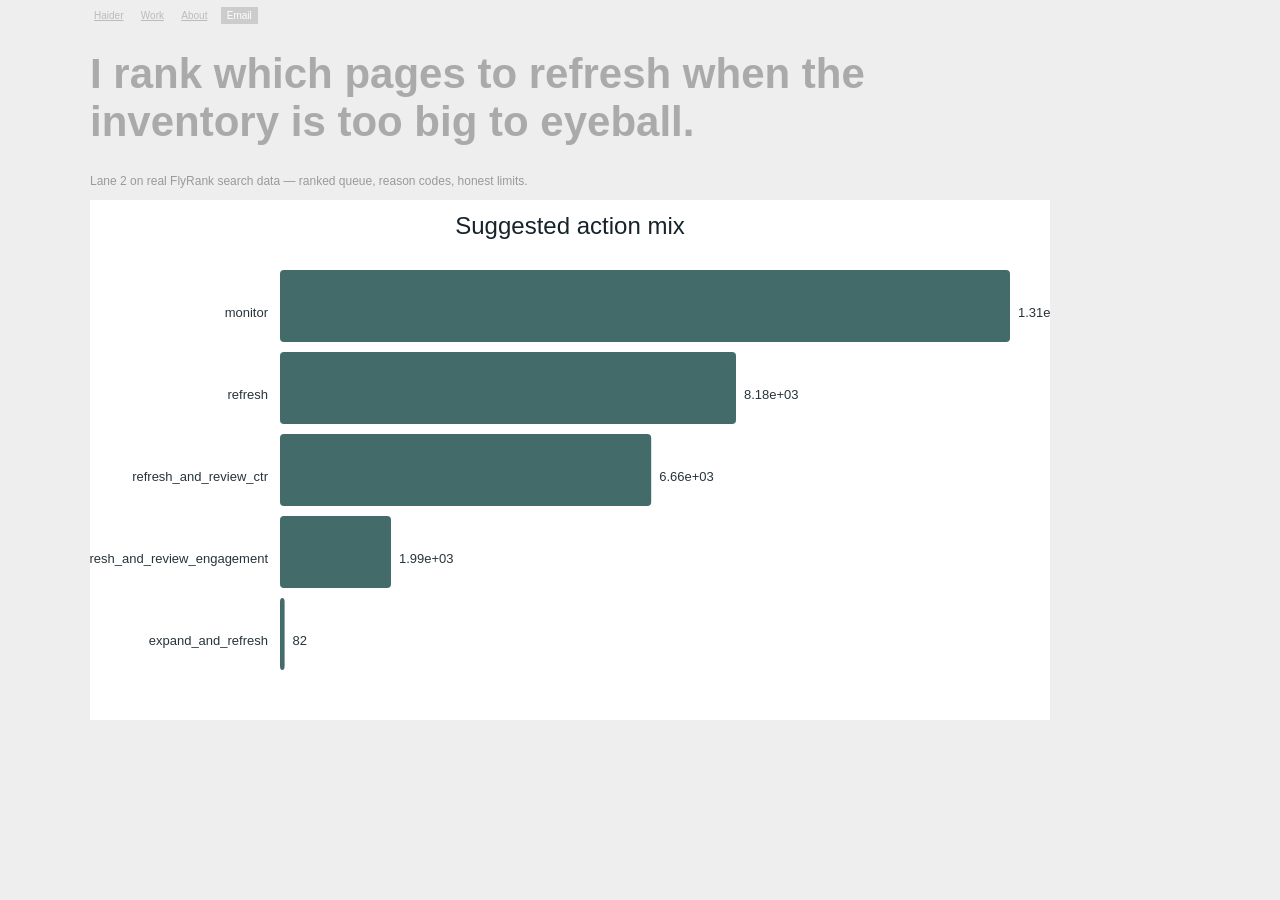
<file: docs/_before-mobile.html>
<!DOCTYPE html>
<html lang="en">
<head>
  <meta charset="utf-8">
  <!-- Intentionally missing viewport meta — classic mobile break -->
  <title>BEFORE — broken mobile draft</title>
  <style>
    body { margin: 0; font-family: Arial, sans-serif; font-size: 12px; color: #9a9a9a; background: #eee; }
    .wrap { width: 1100px; margin: 0 auto; padding: 8px; }
    nav a { font-size: 10px; padding: 2px 4px; margin-right: 6px; color: #bbb; }
    .btn { font-size: 10px; padding: 3px 6px; background: #ccc; color: #fff; text-decoration: none; }
    h1 { font-size: 42px; width: 900px; color: #aaa; }
    img { width: 960px; }
  </style>
</head>
<body>
  <div class="wrap">
    <nav>
      <a href="#">Haider</a>
      <a href="#">Work</a>
      <a href="#">About</a>
      <a class="btn" href="#">Email</a>
    </nav>
    <h1>I rank which pages to refresh when the inventory is too big to eyeball.</h1>
    <p>Lane 2 on real FlyRank search data — ranked queue, reason codes, honest limits.</p>
    <img src="img/action_mix.svg" alt="chart spilling off phone">
  </div>
</body>
</html>
</file>
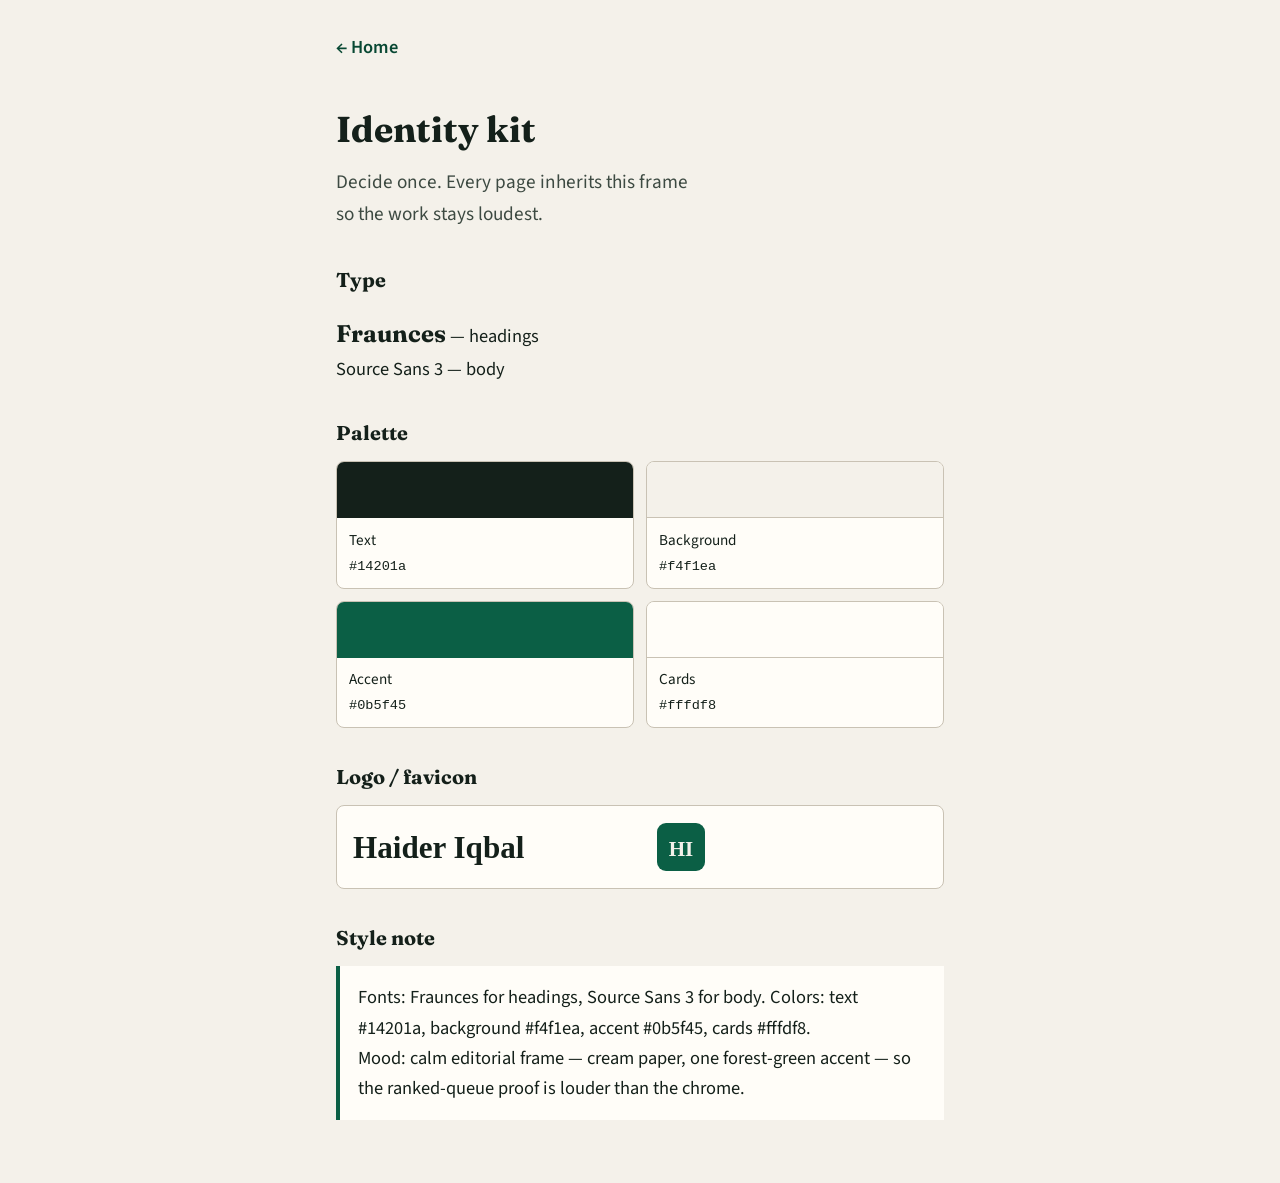
<file: docs/identity-kit.html>
<!DOCTYPE html>
<html lang="en">
<head>
  <meta charset="utf-8">
  <meta name="viewport" content="width=device-width, initial-scale=1">
  <title>Identity kit — Haider Iqbal</title>
  <meta name="description" content="Portfolio identity kit: fonts, palette, logo, style note.">
  <link rel="icon" href="favicon.svg" type="image/svg+xml">
  <link rel="preconnect" href="https://fonts.googleapis.com">
  <link rel="preconnect" href="https://fonts.gstatic.com" crossorigin>
  <link href="https://fonts.googleapis.com/css2?family=Fraunces:opsz,wght@9..144,500;9..144,600&family=Source+Sans+3:wght@400;600;700&display=swap" rel="stylesheet">
  <link rel="stylesheet" href="styles.css">
  <style>
    .kit { max-width: 40rem; margin: 0 auto; padding: 2rem 1rem 4rem; }
    .kit h1 { font-family: var(--font-display); font-size: clamp(1.75rem, 4vw, 2.25rem); margin: 0 0 0.5rem; }
    .kit .lede { color: var(--muted); margin: 0 0 2rem; }
    .kit h2 { font-family: var(--font-display); font-size: 1.25rem; margin: 2rem 0 0.75rem; }
    .swatches { display: grid; grid-template-columns: repeat(2, minmax(0, 1fr)); gap: 0.75rem; }
    .swatch { border: 1px solid var(--line); border-radius: 0.5rem; overflow: hidden; background: var(--card); }
    .swatch .chip { height: 3.5rem; }
    .swatch p { margin: 0; padding: 0.6rem 0.75rem; font-size: 0.95rem; }
    .swatch code { font-size: 0.85rem; }
    .logo-row { display: flex; flex-wrap: wrap; align-items: center; gap: 1.5rem; padding: 1rem; background: var(--card); border: 1px solid var(--line); border-radius: 0.5rem; }
    .logo-row img { display: block; }
    .favicon-preview { width: 48px; height: 48px; }
    .note { background: var(--card); border-left: 4px solid var(--accent); padding: 1rem 1.1rem; margin: 0; }
    .back { display: inline-block; margin-bottom: 1.5rem; color: var(--accent-ink); }
  </style>
</head>
<body>
  <main class="kit">
    <a class="back" href="index.html">← Home</a>
    <h1>Identity kit</h1>
    <p class="lede">Decide once. Every page inherits this frame so the work stays loudest.</p>

    <h2>Type</h2>
    <p><strong style="font-family: var(--font-display); font-size: 1.5rem;">Fraunces</strong> — headings<br>
    <span style="font-family: var(--font-body);">Source Sans 3</span> — body</p>

    <h2>Palette</h2>
    <div class="swatches" aria-label="Color swatches">
      <div class="swatch">
        <div class="chip" style="background:#14201a"></div>
        <p>Text<br><code>#14201a</code></p>
      </div>
      <div class="swatch">
        <div class="chip" style="background:#f4f1ea; border-bottom:1px solid var(--line)"></div>
        <p>Background<br><code>#f4f1ea</code></p>
      </div>
      <div class="swatch">
        <div class="chip" style="background:#0b5f45"></div>
        <p>Accent<br><code>#0b5f45</code></p>
      </div>
      <div class="swatch">
        <div class="chip" style="background:#fffdf8; border-bottom:1px solid var(--line)"></div>
        <p>Cards<br><code>#fffdf8</code></p>
      </div>
    </div>

    <h2>Logo / favicon</h2>
    <div class="logo-row">
      <img src="img/logo.svg" width="280" height="50" alt="Haider Iqbal wordmark">
      <img class="favicon-preview" src="favicon.svg" width="48" height="48" alt="HI favicon">
    </div>

    <h2>Style note</h2>
    <p class="note">Fonts: Fraunces for headings, Source Sans 3 for body. Colors: text #14201a, background #f4f1ea, accent #0b5f45, cards #fffdf8.<br>
    Mood: calm editorial frame — cream paper, one forest-green accent — so the ranked-queue proof is louder than the chrome.</p>
  </main>
</body>
</html>
</file>
<file: docs/styles.css>
/* Haider Iqbal — portfolio
   Voice: direct, plain, careful. Mobile-first. */

:root {
  --ink: #14201a;
  --muted: #3d4a42;
  --paper: #f4f1ea;
  --card: #fffdf8;
  --line: #c9c2b4;
  --accent: #0b5f45;
  --accent-ink: #084833;
  --focus: #c45c26;
  --max: 42rem;
  --wide: 58rem;
  --tap: 44px;
  --font-display: "Fraunces", Georgia, serif;
  --font-body: "Source Sans 3", "Segoe UI", sans-serif;
}

*,
*::before,
*::after {
  box-sizing: border-box;
}

html {
  scroll-behavior: smooth;
}

body {
  margin: 0;
  font-family: var(--font-body);
  font-size: 1.125rem;
  line-height: 1.65;
  color: var(--ink);
  background: var(--paper);
  -webkit-text-size-adjust: 100%;
}

img,
svg,
.work-shot {
  max-width: 100%;
  height: auto;
  display: block;
}

a {
  color: var(--accent-ink);
  text-underline-offset: 0.15em;
}

a:hover {
  color: var(--focus);
}

a:focus-visible,
button:focus-visible,
.btn:focus-visible {
  outline: 3px solid var(--focus);
  outline-offset: 3px;
}

.skip {
  position: absolute;
  left: -999px;
  top: 0;
  background: var(--card);
  color: var(--ink);
  padding: 0.75rem 1rem;
  z-index: 100;
}

.skip:focus {
  left: 0.5rem;
  top: 0.5rem;
}

.wrap {
  width: min(100% - 2rem, var(--wide));
  margin-inline: auto;
}

.site-header {
  border-bottom: 1px solid var(--line);
  background: rgba(244, 241, 234, 0.94);
  backdrop-filter: blur(8px);
  position: sticky;
  top: 0;
  z-index: 20;
}

.nav {
  display: flex;
  flex-wrap: wrap;
  align-items: center;
  gap: 0.5rem 1rem;
  padding: 0.85rem 0;
  min-height: var(--tap);
}

.brand {
  font-family: var(--font-display);
  font-weight: 600;
  font-size: 1.15rem;
  color: var(--ink);
  text-decoration: none;
  margin-right: auto;
  padding: 0.4rem 0;
}

.nav a:not(.brand):not(.btn) {
  text-decoration: none;
  color: var(--muted);
  font-weight: 600;
  font-size: 1rem;
  padding: 0.55rem 0.35rem;
  min-height: var(--tap);
  display: inline-flex;
  align-items: center;
}

.nav a:not(.brand):not(.btn):hover {
  color: var(--ink);
}

.btn {
  display: inline-flex;
  align-items: center;
  justify-content: center;
  min-height: var(--tap);
  padding: 0.7rem 1.15rem;
  border-radius: 0.35rem;
  background: var(--accent);
  color: #fff;
  font-weight: 700;
  text-decoration: none;
  border: none;
  font-size: 1rem;
  line-height: 1.2;
}

.btn:hover {
  background: var(--accent-ink);
  color: #fff;
}

.btn-ghost {
  background: transparent;
  color: var(--accent-ink);
  border: 2px solid var(--accent);
}

.btn-ghost:hover {
  background: var(--accent);
  color: #fff;
}

.hero {
  padding: 2.5rem 0 2rem;
}

.hero h1 {
  font-family: var(--font-display);
  font-weight: 600;
  font-size: clamp(1.85rem, 6vw, 3rem);
  line-height: 1.15;
  letter-spacing: -0.02em;
  margin: 0 0 1rem;
  max-width: 18ch;
}

.lede {
  font-size: 1.2rem;
  color: var(--muted);
  max-width: 36ch;
  margin: 0 0 1.5rem;
}

.hero-actions {
  display: flex;
  flex-wrap: wrap;
  gap: 0.75rem;
}

.section {
  padding: 2.25rem 0;
  border-top: 1px solid var(--line);
}

.section h2 {
  font-family: var(--font-display);
  font-size: clamp(1.45rem, 4vw, 1.85rem);
  margin: 0 0 0.75rem;
  line-height: 1.2;
}

.section p {
  max-width: var(--max);
}

.work-grid {
  display: grid;
  gap: 1rem;
  margin-top: 1.25rem;
}

.card {
  background: var(--card);
  border: 1px solid var(--line);
  border-radius: 0.5rem;
  padding: 1.15rem 1.2rem;
}

.card h3 {
  font-family: var(--font-display);
  font-size: 1.25rem;
  margin: 0 0 0.5rem;
  line-height: 1.25;
}

.card p {
  margin: 0 0 1rem;
  color: var(--muted);
}

.card-thumb {
  display: block;
  margin: 0 0 1rem;
  border: 1px solid var(--line);
  border-radius: 0.35rem;
  overflow: hidden;
  background: #fff;
  text-decoration: none;
}

.card-thumb img {
  width: 100%;
  max-height: 9rem;
  object-fit: cover;
  object-position: top left;
}

.meta {
  font-size: 0.95rem;
  color: var(--muted);
  margin-bottom: 0.35rem;
}

.figure {
  margin: 1.25rem 0;
  background: var(--card);
  border: 1px solid var(--line);
  border-radius: 0.5rem;
  overflow: hidden;
}

.figure-scroll {
  overflow-x: auto;
  -webkit-overflow-scrolling: touch;
}

.figure figcaption {
  padding: 0.75rem 1rem;
  font-size: 0.95rem;
  color: var(--muted);
  border-top: 1px solid var(--line);
}

.work-shot {
  width: 100%;
  background: #fff;
}

.beat {
  margin: 1.25rem 0;
}

.beat h3 {
  font-size: 1.05rem;
  margin: 0 0 0.35rem;
  letter-spacing: 0.02em;
  text-transform: uppercase;
  color: var(--accent-ink);
}

.site-footer {
  border-top: 1px solid var(--line);
  padding: 2rem 0 2.5rem;
  color: var(--muted);
  font-size: 1rem;
}

.site-footer a {
  font-weight: 600;
}

.site-footer .graduate-badge {
  margin: 0 0 1rem;
}

.site-footer .graduate-badge a {
  display: inline-block;
  text-decoration: none;
}

.site-footer .graduate-badge img {
  width: 200px;
  height: auto;
}

.page-title {
  padding: 2rem 0 0.5rem;
}

.page-title h1 {
  font-family: var(--font-display);
  font-size: clamp(1.7rem, 5vw, 2.4rem);
  line-height: 1.2;
  margin: 0 0 0.75rem;
  max-width: 20ch;
}

.back {
  display: inline-flex;
  align-items: center;
  min-height: var(--tap);
  margin-bottom: 0.5rem;
  font-weight: 600;
  text-decoration: none;
}

/* Contact form (Week 8 — one dynamic feature) */
.contact-form {
  display: grid;
  gap: 0.5rem;
  max-width: var(--max);
  margin: 1.5rem 0 1rem;
}

.contact-form label {
  font-weight: 600;
  margin-top: 0.5rem;
}

.contact-form input,
.contact-form textarea {
  font: inherit;
  color: var(--ink);
  background: var(--card);
  border: 1px solid var(--line);
  border-radius: 0.35rem;
  padding: 0.7rem 0.85rem;
  width: 100%;
}

.contact-form input:focus-visible,
.contact-form textarea:focus-visible {
  outline: 3px solid var(--focus);
  outline-offset: 2px;
}

.contact-form .btn {
  margin-top: 0.75rem;
  cursor: pointer;
  justify-self: start;
}

.contact-form .hp {
  position: absolute;
  left: -9999px;
  height: 0;
  overflow: hidden;
}

/* Phone: keep the CTA on its own full-width row so it stays tappable */
@media (max-width: 480px) {
  .nav {
    row-gap: 0.35rem;
  }

  .nav .btn {
    flex: 1 1 100%;
    order: 10;
  }

  .hero-actions .btn {
    flex: 1 1 100%;
  }
}

@media (min-width: 720px) {
  .work-grid {
    grid-template-columns: 1fr 1fr;
  }

  .nav {
    gap: 0.35rem 1.25rem;
  }
}

@media (min-width: 960px) {
  body {
    font-size: 1.15rem;
  }

  .hero {
    padding: 3.5rem 0 2.5rem;
  }
}
</file>
